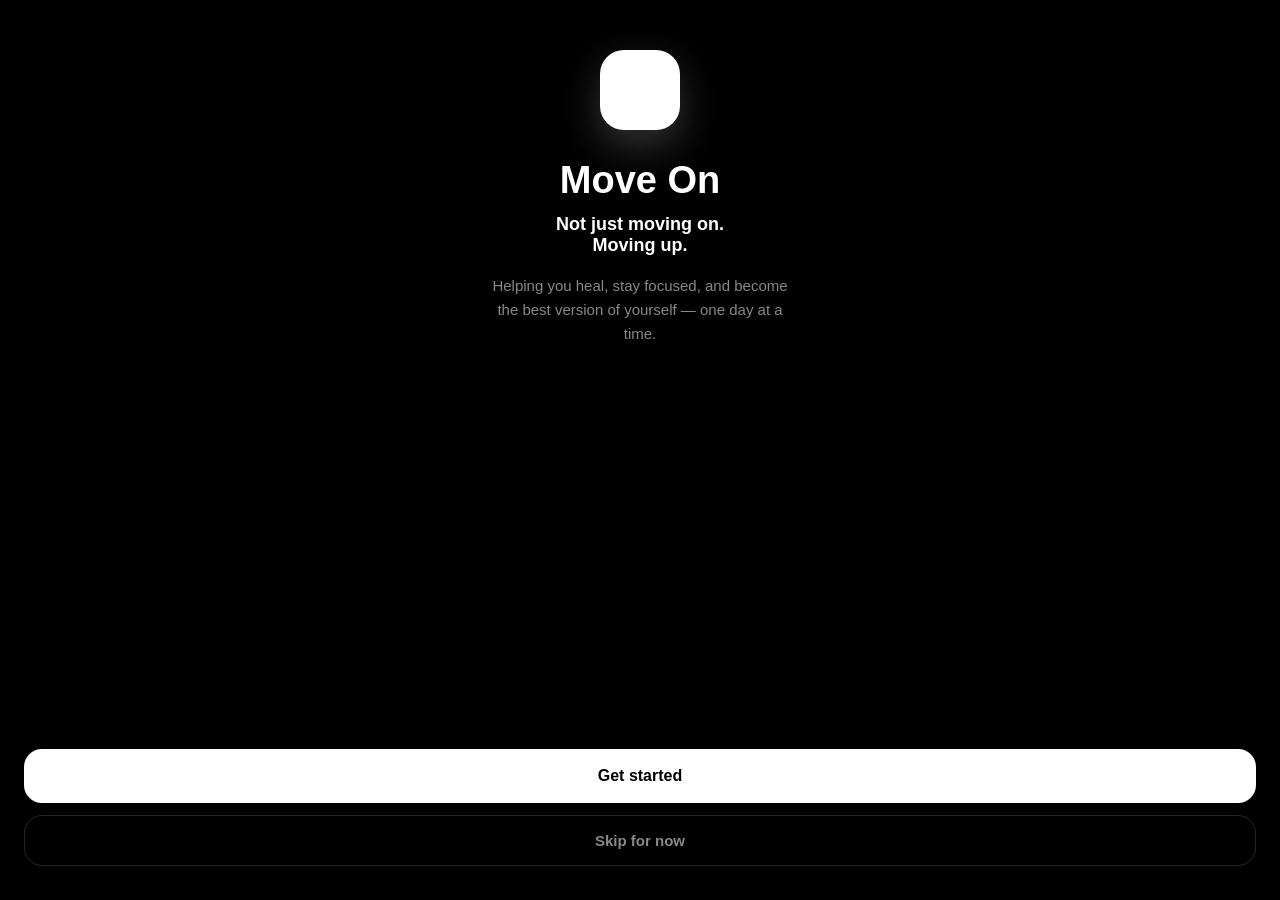
<file: index.htm>
<!DOCTYPE html>
<html lang="en">
<head>
<meta charset="UTF-8">
<meta name="viewport" content="width=device-width, initial-scale=1.0, maximum-scale=1.0, user-scalable=no, viewport-fit=cover">
<title>Move On — Not just moving on. Moving up.</title>
<link rel="stylesheet" href="css/style.css">
<link rel="manifest" href="manifest.json">
<meta name="apple-mobile-web-app-capable" content="yes">
<meta name="apple-mobile-web-app-status-bar-style" content="black-translucent">
<meta name="theme-color" content="#08080d">
</head>
<body>

<div class="phone">

<svg width="0" height="0" style="position:absolute">
  <defs>
    <linearGradient id="ringGrad" x1="0%" y1="0%" x2="100%" y2="100%">
      <stop offset="0%" stop-color="#7c5cff"/>
      <stop offset="100%" stop-color="#4f6df5"/>
    </linearGradient>
  </defs>
</svg>

  <!-- ONBOARDING -->
  <div class="onboarding" id="onboarding">
    <div class="onb-slide onb-welcome active" id="onb-welcome">
      <div class="onb-logo">
        <svg width="34" height="34" viewBox="0 0 24 24" fill="none"><path d="M4 13c2-4 4-6 6-6 1.6 0 2.4 1.8 3.4 4.2C14.6 14 15.6 16 17 16c1.6 0 3-2 4-5" stroke="white" stroke-width="2.2" stroke-linecap="round" stroke-linejoin="round"/><path d="M17 8h4v4" stroke="white" stroke-width="2.2" stroke-linecap="round" stroke-linejoin="round"/></svg>
      </div>
      <h1>Move On</h1>
      <div class="tagline">Not just moving on.<br>Moving up.</div>
      <div class="desc">Helping you heal, stay focused, and become the best version of yourself — one day at a time.</div>
      <button class="onb-primary-btn" onclick="onbGoToName()">Get started</button>
      <button class="onb-secondary-btn" onclick="skipOnboarding()">Skip for now</button>
    </div>

    <div class="onb-slide" id="onb-name">
      <div class="onb-top">
        <div class="onb-back" onclick="onbBackToWelcome()">←</div>
        <div class="onb-dots">
          <div class="onb-dot filled"></div>
          <div class="onb-dot"></div>
          <div class="onb-dot"></div>
          <div class="onb-dot"></div>
          <div class="onb-dot"></div>
        </div>
      </div>
      <div class="onb-qtitle">What's your name?</div>
      <div class="name-input-wrap">
        <input type="text" class="name-input" id="nameInput" placeholder="Enter your name..." maxlength="30" autocomplete="off">
        <button class="onb-primary-btn" id="nameNextBtn" onclick="onbSaveName()" disabled>Continue</button>
      </div>
    </div>

    <div class="onb-slide" id="onb-questions">
      <div class="onb-top">
        <div class="onb-back" id="onbBackBtn" onclick="onbBack()">←</div>
        <div class="onb-dots" id="onbDots"></div>
      </div>
      <div class="onb-qtitle" id="onbQTitle"></div>
      <div class="onb-options" id="onbOptions"></div>
      <button class="onb-primary-btn" id="onbNextBtn" onclick="onbNext()" disabled>Continue</button>
    </div>

    <div class="onb-slide onb-building" id="onb-building">
      <div class="onb-spinner"></div>
      <h2>Building your custom plan</h2>
      <p id="onbBuildingSub">Setting things up based on your answers...</p>
      <div class="onb-progress-track"><div class="onb-progress-fill" id="onbProgressFill"></div></div>
    </div>
  </div>

  <!-- APP -->
  <div id="app">

    <!-- Pull to Refresh Indicator -->
    <div id="pullIndicator" style="height:0; opacity:0; overflow:hidden; transition: all 0.3s ease; text-align:center; color:var(--text-dim); font-size:12px; padding:0;">
      ↓ Pull to refresh
    </div>

    <!-- HOME -->
    <section class="screen active" id="screen-home">
      <div class="topbar">
        <div>
          <div class="greeting-name" id="homeGreeting">Good morning <svg class="inline-ic" width="16" height="16" viewBox="0 0 24 24" fill="none" stroke="currentColor" stroke-width="2" stroke-linecap="round" stroke-linejoin="round"><path d="M4 18h16"/><path d="M4 18l-1.6-9L8 12l4-7 4 7 5.6-3L20 18"/></svg></div>
          <div class="greeting-sub">Focus on you, for you.</div>
        </div>
        <div class="iconbtn" onclick="toast('You\'re all caught up','bell')"><span class="dot"></span><svg width="16" height="16" viewBox="0 0 24 24" fill="none" stroke="currentColor" stroke-width="2" stroke-linecap="round" stroke-linejoin="round"><path d="M18 8a6 6 0 00-12 0c0 7-3 9-3 9h18s-3-2-3-9"/><path d="M13.7 21a2 2 0 01-3.4 0"/></svg></div>
      </div>

      <div class="card streak-card" onclick="go('nocontact')">
        <div>
          <div class="eyebrow">No Contact Streak</div>
          <div class="streak-days" id="homeStreakNum">0 <span>Days</span></div>
          <div class="muted" style="margin-top:6px;" id="homeStreakMsg">Your journey starts now.</div>
        </div>
        <div class="ring-wrap">
          <svg viewBox="0 0 80 80">
            <circle class="ring-track" cx="40" cy="40" r="34" fill="none" stroke-width="8"/>
            <circle class="ring-fill" id="homeRing" cx="40" cy="40" r="34" fill="none" stroke-width="8" stroke-dasharray="213.6" stroke-dashoffset="213.6"/>
          </svg>
        </div>
      </div>

      <div class="section-label">
        <h3>Today's Mission</h3>
        <span class="muted" id="missionCountLabel">0 of 3 completed</span>
      </div>
      <div class="card" id="missionCard"></div>

      <!-- Share Streak Card -->
      <div class="card share-streak-card" id="shareStreakCard" style="display:none; margin-top:14px; cursor:pointer;" onclick="shareStreak()">
        <div style="display:flex; align-items:center; gap:12px;">
          <div style="font-size:32px;">🔥</div>
          <div style="flex:1;">
            <div style="font-size:14px; font-weight:700;" id="shareStreakTitle">Share your streak</div>
            <div style="font-size:12px; color:var(--text-dim); margin-top:2px;" id="shareStreakSub">Let the world know you're moving on</div>
          </div>
          <div style="color:var(--purple-light); font-size:20px;">›</div>
        </div>
      </div>

      <div class="card quote-card" style="margin-top:14px;">
        <p>"The journey of a thousand miles begins with a single step."</p>
      </div>
    </section>

    <!-- NO CONTACT -->
    <section class="screen" id="screen-nocontact">
      <div class="topbar">
        <div class="backbtn" onclick="go('home')"><svg width="15" height="15" viewBox="0 0 24 24" fill="none" stroke="currentColor" stroke-width="2.4" stroke-linecap="round" stroke-linejoin="round"><path d="M15 18l-6-6 6-6"/></svg></div>
        <div class="title">No Contact</div>
        <div class="iconbtn" onclick="toast('Link copied to share','share')"><svg width="15" height="15" viewBox="0 0 24 24" fill="none" stroke="currentColor" stroke-width="2" stroke-linecap="round" stroke-linejoin="round"><circle cx="18" cy="5" r="3"/><circle cx="6" cy="12" r="3"/><circle cx="18" cy="19" r="3"/><path d="M8.6 13.5l6.8 4M15.4 6.5l-6.8 4"/></svg></div>
      </div>

      <div class="nc-hero">
        <div class="lead">You've been<br>No Contact for</div>
        <div class="big" id="ncBigDays">0 <small>Days</small></div>
        <div class="sub" id="ncSubTime">0 Hours 0 Minutes</div>
      </div>

      <div class="card why-list" style="margin-top:20px;">
        <h3 style="font-size:14.5px; margin-bottom:10px;">Why No Contact?</h3>
        <div class="mission-row"><div class="check done"><svg width="12" height="12" viewBox="0 0 24 24" fill="none" stroke="currentColor" stroke-width="3" stroke-linecap="round" stroke-linejoin="round"><path d="M20 6L9 17l-5-5"/></svg></div><div class="mission-text">Protect your peace</div></div>
        <div class="mission-row"><div class="check done"><svg width="12" height="12" viewBox="0 0 24 24" fill="none" stroke="currentColor" stroke-width="3" stroke-linecap="round" stroke-linejoin="round"><path d="M20 6L9 17l-5-5"/></svg></div><div class="mission-text">Rebuild your self-respect</div></div>
        <div class="mission-row"><div class="check done"><svg width="12" height="12" viewBox="0 0 24 24" fill="none" stroke="currentColor" stroke-width="3" stroke-linecap="round" stroke-linejoin="round"><path d="M20 6L9 17l-5-5"/></svg></div><div class="mission-text">Focus on your future</div></div>
        <div class="mission-row"><div class="check done"><svg width="12" height="12" viewBox="0 0 24 24" fill="none" stroke="currentColor" stroke-width="3" stroke-linecap="round" stroke-linejoin="round"><path d="M20 6L9 17l-5-5"/></svg></div><div class="mission-text">Let go to grow</div></div>
      </div>

      <div class="nc-footer">
        <p>Every day without them<br>is a day closer to your best life.</p>
        <div class="heart-btn" onclick="toast('Sending you strength','heart')"><svg width="20" height="20" viewBox="0 0 24 24" fill="none" stroke="currentColor" stroke-width="2" stroke-linecap="round" stroke-linejoin="round"><path d="M20.8 4.6a5.5 5.5 0 00-7.8 0L12 5.6l-1-1a5.5 5.5 0 00-7.8 7.8l1 1L12 21l7.8-7.8 1-1a5.5 5.5 0 000-7.8z"/></svg></div>
      </div>
    </section>

    <!-- JOURNAL -->
    <section class="screen" id="screen-journal">
      <div class="topbar">
        <div class="backbtn" onclick="go('home')"><svg width="15" height="15" viewBox="0 0 24 24" fill="none" stroke="currentColor" stroke-width="2.4" stroke-linecap="round" stroke-linejoin="round"><path d="M15 18l-6-6 6-6"/></svg></div>
        <div class="title">Journal</div>
        <div class="iconbtn" onclick="toast('Shared','share')"><svg width="15" height="15" viewBox="0 0 24 24" fill="none" stroke="currentColor" stroke-width="2" stroke-linecap="round" stroke-linejoin="round"><circle cx="18" cy="5" r="3"/><circle cx="6" cy="12" r="3"/><circle cx="18" cy="19" r="3"/><path d="M8.6 13.5l6.8 4M15.4 6.5l-6.8 4"/></svg></div>
      </div>

      <div class="card">
        <div class="cal-header">
          <button class="navsm" onclick="shiftMonth(-1)">‹</button>
          <div class="monthlabel" id="calMonthLabel"></div>
          <button class="navsm" onclick="shiftMonth(1)">›</button>
        </div>
        <div class="cal-grid" id="calGrid"></div>
      </div>

      <div class="journal-date" id="journalDateLabel">Today</div>
      <textarea class="journal-box" id="journalText" placeholder="Write what's on your mind..."></textarea>
      <div class="mood-row" id="moodRow"></div>
      <button class="save-btn" onclick="saveJournal()">Save entry</button>
    </section>

    <!-- URGE HELP -->
    <section class="screen" id="screen-urge">
      <div class="topbar">
        <div class="backbtn" onclick="go('home')"><svg width="15" height="15" viewBox="0 0 24 24" fill="none" stroke="currentColor" stroke-width="2.4" stroke-linecap="round" stroke-linejoin="round"><path d="M15 18l-6-6 6-6"/></svg></div>
        <div class="title">Urge Help</div>
        <div style="width:34px;"></div>
      </div>

      <div class="urge-hero">
        <h2>Having the urge<br>to reach out?</h2>
        <p>Take a deep breath. You got this.</p>
      </div>

      <div class="timer-wrap">
        <div class="timer-ring">
          <svg viewBox="0 0 220 220">
            <circle class="t-track" cx="110" cy="110" r="96"/>
            <circle class="t-fill" id="urgeRing" cx="110" cy="110" r="96" stroke-dasharray="603.2" stroke-dashoffset="0"/>
          </svg>
          <div class="timer-label">
            <div class="time" id="urgeTime">02:00</div>
            <div class="cap">Breathe. Relax. Refocus.</div>
          </div>
        </div>
        <button class="timer-btn primary" id="urgeBtn" onclick="toggleUrgeTimer()">Start breathing</button>
      </div>

      <div class="doelse-title">Do something else</div>
      <div class="card" style="padding:6px 12px;">
        <div class="doelse-row" onclick="handleDoElse('Go for a walk')"><div class="emoji"><svg width="17" height="17" viewBox="0 0 24 24" fill="none" stroke="currentColor" stroke-width="2" stroke-linecap="round" stroke-linejoin="round"><circle cx="13" cy="4.5" r="1.8"/><path d="M11 22l1-6.5-2.5-2 .8-4.5L14 7l2 2.5 3 1M8.5 12.5l-2.5 2M13 15.5l3.5 1.5-1 5"/></svg></div><div class="txt">Go for a walk</div><div class="chev">›</div></div>
        <div class="doelse-row" onclick="handleDoElse('Listen to music')"><div class="emoji"><svg width="17" height="17" viewBox="0 0 24 24" fill="none" stroke="currentColor" stroke-width="2" stroke-linecap="round" stroke-linejoin="round"><path d="M9 18V5l12-2v13"/><circle cx="6" cy="18" r="3"/><circle cx="18" cy="16" r="3"/></svg></div><div class="txt">Listen to music</div><div class="chev">›</div></div>
        <div class="doelse-row" onclick="go('journal')"><div class="emoji"><svg width="17" height="17" viewBox="0 0 24 24" fill="none" stroke="currentColor" stroke-width="2" stroke-linecap="round" stroke-linejoin="round"><path d="M17 3a2.83 2.83 0 114 4L7.5 20.5 2 22l1.5-5.5L17 3z"/></svg></div><div class="txt">Write in journal</div><div class="chev">›</div></div>
        <div class="doelse-row" onclick="handleDoElse('Workout')"><div class="emoji"><svg width="17" height="17" viewBox="0 0 24 24" fill="none" stroke="currentColor" stroke-width="2" stroke-linecap="round" stroke-linejoin="round"><rect x="1.5" y="9" width="3" height="6" rx="1"/><rect x="19.5" y="9" width="3" height="6" rx="1"/><rect x="4.5" y="10.3" width="3" height="3.4" rx="0.6"/><rect x="16.5" y="10.3" width="3" height="3.4" rx="0.6"/><line x1="7.5" y1="12" x2="16.5" y2="12"/></svg></div><div class="txt">Workout</div><div class="chev">›</div></div>
      </div>
    </section>

    <!-- PROGRESS -->
    <section class="screen" id="screen-progress">
      <div class="topbar">
        <div style="width:34px;"></div>
        <div class="title">Progress</div>
        <div style="width:34px;"></div>
      </div>

      <div class="eyebrow" style="margin-bottom:8px;">Overview</div>
      <div class="stat-grid">
        <div class="stat-box"><div class="num" id="pgDays">0</div><div class="lbl">No Contact<br>Days</div></div>
        <div class="stat-box"><div class="num" id="pgJournals">0</div><div class="lbl">Journals<br>Written</div></div>
        <div class="stat-box"><div class="num" id="pgMissions">0</div><div class="lbl">Missions<br>Completed</div></div>
      </div>

      <div class="section-label"><h3>Mood Over Time</h3></div>
      <div class="card chart-wrap"></div>

      <div class="section-label"><h3>Milestones</h3></div>
      <div class="card" id="milestoneCard"></div>
    </section>

    <!-- ACHIEVEMENTS -->
    <section class="screen" id="screen-achievements">
      <div class="topbar">
        <div class="backbtn" onclick="go('progress')"><svg width="15" height="15" viewBox="0 0 24 24" fill="none" stroke="currentColor" stroke-width="2.4" stroke-linecap="round" stroke-linejoin="round"><path d="M15 18l-6-6 6-6"/></svg></div>
        <div class="title">Achievements</div>
        <div style="width:34px;"></div>
      </div>

      <div class="ach-wrap" id="achWrap">
        <div class="ach-trophy"><svg width="80" height="80" viewBox="0 0 24 24" fill="none" stroke="#fbbf24" stroke-width="1.6" stroke-linecap="round" stroke-linejoin="round"><path d="M8 3h8v5a4 4 0 01-8 0V3z"/><path d="M8 4.5H5.5A2.5 2.5 0 008 7M16 4.5h2.5A2.5 2.5 0 0116 7"/><path d="M10.5 12v3.5M13.5 12v3.5"/><path d="M9 20h6M12 15.5v4.5"/></svg></div>
        <div class="ach-days"><svg width="20" height="20" viewBox="0 0 24 24" fill="#a78bfa" stroke="none"><path d="M12 2l3.09 6.26L22 9.27l-5 4.87L18.18 21 12 17.27 5.82 21 7 14.14l-5-4.87 6.91-1.01L12 2z"/></svg> <b id="achDays">0</b> <span style="font-size:18px; font-weight:700;">Days</span></div>
        <div class="ach-title" id="achTitle">Begin Your Journey</div>
        <div class="ach-sub" id="achSub">Start your journey<br>to a better you.</div>
      </div>

      <button class="share-btn" onclick="shareAchievement()">Share</button>
      <div class="keepgoing-link" onclick="go('home')">Keep going <svg width="13" height="13" viewBox="0 0 24 24" fill="none" stroke="currentColor" stroke-width="2.6" stroke-linecap="round" stroke-linejoin="round" style="vertical-align:-1px;"><path d="M9 18l6-6-6-6"/></svg></div>
    </section>

    <!-- PROFILE -->
    <section class="screen" id="screen-profile">
      <div class="topbar">
        <div style="width:34px;"></div>
        <div class="title">Profile</div>
        <div style="width:34px;"></div>
      </div>

      <div class="profile-head">
        <div class="avatar" id="profileAvatar">?</div>
        <div>
          <div class="pname" id="profileName">User <svg class="inline-ic" width="15" height="15" viewBox="0 0 24 24" fill="none" stroke="currentColor" stroke-width="2" stroke-linecap="round" stroke-linejoin="round"><path d="M4 18h16"/><path d="M4 18l-1.6-9L8 12l4-7 4 7 5.6-3L20 18"/></svg></div>
          <div class="pstatus">Starting the journey.</div>
        </div>
      </div>

      <div class="section-label"><h3>Your Stats</h3></div>
      <div class="card">
        <div class="stat-list-row"><div class="emoji"><svg width="16" height="16" viewBox="0 0 24 24" fill="none" stroke="currentColor" stroke-width="2" stroke-linecap="round" stroke-linejoin="round"><rect x="3" y="4.5" width="18" height="16" rx="2"/><path d="M16 2.5v4M8 2.5v4M3 10h18"/></svg></div><div class="lbl">No Contact Days</div><div class="val" id="prNcDays">0</div></div>
        <div class="stat-list-row"><div class="emoji"><svg width="16" height="16" viewBox="0 0 24 24" fill="none" stroke="currentColor" stroke-width="2" stroke-linecap="round" stroke-linejoin="round"><path d="M14 2.5H6.5a2 2 0 00-2 2v15a2 2 0 002 2h11a2 2 0 002-2V8z"/><path d="M14 2.5v6h5.5"/><path d="M9 13h6M9 17h6"/></svg></div><div class="lbl">Journals Written</div><div class="val" id="prJournals">0</div></div>
        <div class="stat-list-row"><div class="emoji"><svg width="16" height="16" viewBox="0 0 24 24" fill="none" stroke="currentColor" stroke-width="2" stroke-linecap="round" stroke-linejoin="round"><path d="M22 11.1V12a10 10 0 11-5.9-9.1"/><path d="M22 4L12 14.01l-3-3"/></svg></div><div class="lbl">Missions Completed</div><div class="val" id="prMissions">0</div></div>
        <div class="stat-list-row"><div class="emoji"><svg width="16" height="16" viewBox="0 0 24 24" fill="none" stroke="currentColor" stroke-width="1.8" stroke-linecap="round" stroke-linejoin="round"><path d="M8 3h8v5a4 4 0 01-8 0V3z"/><path d="M8 4.5H5.5A2.5 2.5 0 008 7M16 4.5h2.5A2.5 2.5 0 0116 7"/><path d="M10.5 12v3.5M13.5 12v3.5"/><path d="M9 20h6M12 15.5v4.5"/></svg></div><div class="lbl">Achievements</div><div class="val" id="prAch">0</div></div>
      </div>

      <div class="section-label"><h3>Reminders</h3></div>
      <div class="card">
        <div class="toggle-row">
          <div class="lbl">Daily Reminder</div>
          <div class="switch on" id="swDaily" onclick="toggleSwitch('swDaily')"><div class="knob"></div></div>
        </div>
        <div class="toggle-row">
          <div class="lbl">Urge Help Reminder</div>
          <div class="switch on" id="swUrge" onclick="toggleSwitch('swUrge')"><div class="knob"></div></div>
        </div>
      </div>
    </section>

  </div>

  <!-- BOTTOM NAV -->
  <nav class="bottomnav">
    <button class="navbtn active" data-tab="home" onclick="go('home')">
      <svg viewBox="0 0 24 24" fill="none" stroke="currentColor" stroke-width="2"><path d="M3 11l9-8 9 8"/><path d="M5 10v10h14V10"/></svg>
      Home
    </button>
    <button class="navbtn" data-tab="journal" onclick="go('journal')">
      <svg viewBox="0 0 24 24" fill="none" stroke="currentColor" stroke-width="2"><path d="M4 5a2 2 0 012-2h9l5 5v11a2 2 0 01-2 2H6a2 2 0 01-2-2z"/><path d="M8 10h8M8 14h8M8 18h5"/></svg>
      Journal
    </button>
    <button class="navbtn" onclick="openAddSheet()">
      <div class="fabcircle">+</div>
    </button>
    <button class="navbtn" data-tab="progress" onclick="go('progress')">
      <svg viewBox="0 0 24 24" fill="none" stroke="currentColor" stroke-width="2"><path d="M4 20V10M12 20V4M20 20v-7"/></svg>
      Progress
    </button>
    <button class="navbtn" data-tab="profile" onclick="go('profile')">
      <svg viewBox="0 0 24 24" fill="none" stroke="currentColor" stroke-width="2"><circle cx="12" cy="8" r="4"/><path d="M4 21c0-4 4-6 8-6s8 2 8 6"/></svg>
      Profile
    </button>
  </nav>

  <!-- QUICK ADD SHEET -->
  <div class="overlay" id="addOverlay" onclick="if(event.target===this) closeAddSheet()">
    <div class="sheet">
      <div class="sheet-handle"></div>
      <div class="sheet-title">What do you want to do?</div>
      <div class="sheet-opt" onclick="closeAddSheet(); go('journal')"><div class="ic"><svg width="17" height="17" viewBox="0 0 24 24" fill="none" stroke="currentColor" stroke-width="2" stroke-linecap="round" stroke-linejoin="round"><path d="M17 3a2.83 2.83 0 114 4L7.5 20.5 2 22l1.5-5.5L17 3z"/></svg></div><div class="txt">Write a journal entry</div></div>
      <div class="sheet-opt" onclick="closeAddSheet(); addMissionPrompt()"><div class="ic"><svg width="17" height="17" viewBox="0 0 24 24" fill="none" stroke="currentColor" stroke-width="2" stroke-linecap="round" stroke-linejoin="round"><path d="M22 11.1V12a10 10 0 11-5.9-9.1"/><path d="M22 4L12 14.01l-3-3"/></svg></div><div class="txt">Add a daily mission</div></div>
      <div class="sheet-opt" onclick="closeAddSheet(); go('urge')"><div class="ic"><svg width="17" height="17" viewBox="0 0 24 24" fill="none" stroke="currentColor" stroke-width="2" stroke-linecap="round" stroke-linejoin="round"><path d="M9 12.5V6a1.4 1.4 0 012.8 0v5M12.6 11.5V4.8a1.4 1.4 0 012.8 0v6.7M18.2 11.5V7a1.4 1.4 0 012.8 0v7a7 7 0 01-7 7h-1a7 7 0 01-6.5-4.4L4.4 12a1.5 1.5 0 012.6-1.5l1.9 3"/></svg></div><div class="txt">I'm having an urge</div></div>
      <button class="sheet-cancel" onclick="closeAddSheet()">Cancel</button>
    </div>
  </div>

  <!-- TOAST -->
  <div class="toast" id="toast"></div>

</div>

<script src="js/storage.js"></script>
<script src="js/screens.js"></script>
<script src="js/onboarding.js"></script>
<script src="js/main.js"></script>

</body>
</html>
</file>
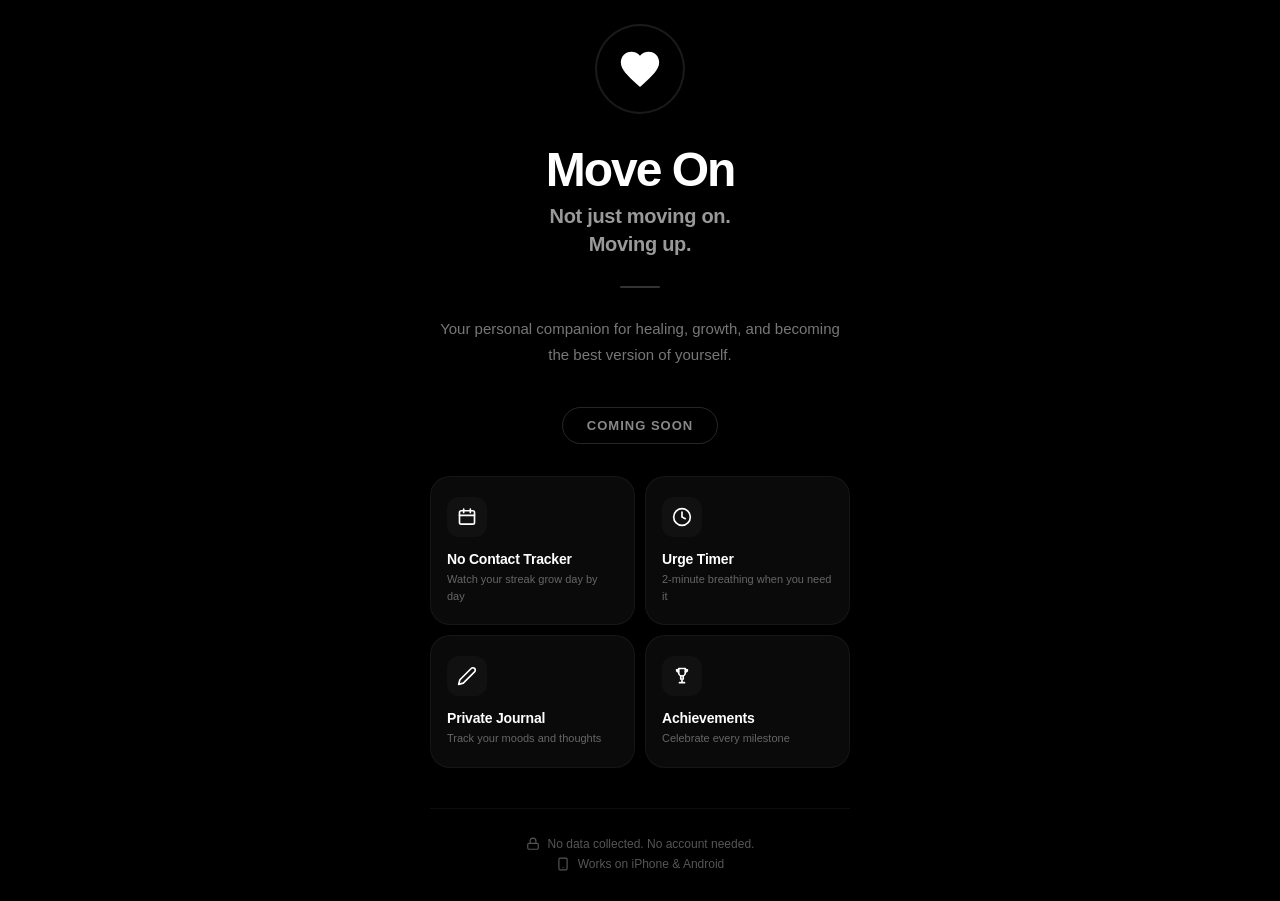
<file: Welcome.html>
<!DOCTYPE html>
<html lang="en">
<head>
<meta charset="UTF-8">
<meta name="viewport" content="width=device-width, initial-scale=1.0, maximum-scale=1.0, user-scalable=no, viewport-fit=cover">
<title>Move On — Coming Soon</title>
<style>
  * {
    margin: 0;
    padding: 0;
    box-sizing: border-box;
  }

  body {
    background: #000000;
    color: #ffffff;
    font-family: -apple-system, BlinkMacSystemFont, "SF Pro Display", "Segoe UI", Roboto, Helvetica, Arial, sans-serif;
    min-height: 100vh;
    min-height: 100dvh;
    display: flex;
    align-items: center;
    justify-content: center;
    padding: 24px;
    overflow-x: hidden;
  }

  .container {
    max-width: 420px;
    width: 100%;
    text-align: center;
    animation: fadeUp 1.2s ease;
  }

  @keyframes fadeUp {
    from { opacity: 0; transform: translateY(40px); }
    to { opacity: 1; transform: translateY(0); }
  }

  .logo {
    width: 90px;
    height: 90px;
    border-radius: 50%;
    background: #000000;
    display: flex;
    align-items: center;
    justify-content: center;
    margin: 0 auto 32px;
    border: 2px solid rgba(255,255,255,0.1);
    animation: float 3s ease-in-out infinite;
  }

  @keyframes float {
    0%, 100% { transform: translateY(0); }
    50% { transform: translateY(-10px); }
  }

  h1 {
    font-size: 48px;
    font-weight: 900;
    letter-spacing: -2px;
    margin-bottom: 8px;
    line-height: 1;
  }

  .tagline {
    font-size: 20px;
    font-weight: 700;
    color: #999999;
    margin-bottom: 28px;
    letter-spacing: -0.3px;
    line-height: 1.4;
  }

  .divider {
    width: 40px;
    height: 2px;
    background: rgba(255,255,255,0.2);
    margin: 0 auto 28px;
    border-radius: 1px;
  }

  .description {
    font-size: 15px;
    color: #777777;
    line-height: 1.7;
    margin-bottom: 40px;
    padding: 0 8px;
  }

  .features {
    display: grid;
    grid-template-columns: 1fr 1fr;
    gap: 10px;
    margin-bottom: 40px;
    text-align: left;
  }

  .feature-card {
    background: #0a0a0a;
    border: 1px solid rgba(255,255,255,0.05);
    border-radius: 20px;
    padding: 20px 16px;
    transition: all 0.3s ease;
  }

  .feature-card:hover {
    border-color: rgba(255,255,255,0.12);
    background: #0d0d0d;
  }

  .feature-icon {
    width: 40px;
    height: 40px;
    border-radius: 12px;
    background: #111111;
    display: flex;
    align-items: center;
    justify-content: center;
    margin-bottom: 14px;
  }

  .feature-icon svg {
    width: 20px;
    height: 20px;
    stroke: #ffffff;
  }

  .feature-title {
    font-size: 14px;
    font-weight: 700;
    color: #ffffff;
    margin-bottom: 4px;
    letter-spacing: -0.2px;
  }

  .feature-sub {
    font-size: 11px;
    color: #666666;
    line-height: 1.5;
  }

  .coming-soon-badge {
    display: inline-block;
    padding: 10px 24px;
    border-radius: 30px;
    border: 1px solid rgba(255,255,255,0.15);
    color: #888888;
    font-size: 13px;
    font-weight: 700;
    letter-spacing: 1px;
    text-transform: uppercase;
    margin-bottom: 32px;
  }

  .social-proof {
    padding-top: 28px;
    border-top: 1px solid rgba(255,255,255,0.05);
  }

  .social-proof p {
    font-size: 12px;
    color: #555555;
    margin-bottom: 6px;
    display: flex;
    align-items: center;
    justify-content: center;
    gap: 8px;
  }

  .social-proof svg {
    width: 14px;
    height: 14px;
    stroke: #555555;
    flex-shrink: 0;
  }

  @media (max-width: 360px) {
    h1 { font-size: 38px; }
    .tagline { font-size: 17px; }
    .features { grid-template-columns: 1fr; }
    .logo { width: 76px; height: 76px; }
  }
</style>
</head>
<body>

<div class="container">

  <!-- Logo — Black circle with white heart -->
  <div class="logo">
    <svg width="46" height="46" viewBox="0 0 24 24" fill="none">
      <path d="M12 21.35l-1.45-1.32C5.4 15.36 2 12.28 2 8.5 2 5.42 4.42 3 7.5 3c1.74 0 3.41.81 4.5 2.09C13.09 3.81 14.76 3 16.5 3 19.58 3 22 5.42 22 8.5c0 3.78-3.4 6.86-8.55 11.54L12 21.35z" fill="#ffffff"/>
    </svg>
  </div>

  <!-- Headline -->
  <h1>Move On</h1>
  <p class="tagline">Not just moving on.<br>Moving up.</p>

  <div class="divider"></div>

  <p class="description">
    Your personal companion for healing, growth, and becoming the best version of yourself.
  </p>

  <!-- Coming Soon Badge -->
  <div class="coming-soon-badge">Coming Soon</div>

  <!-- Features -->
  <div class="features">
    <div class="feature-card">
      <div class="feature-icon">
        <svg viewBox="0 0 24 24" fill="none" stroke="currentColor" stroke-width="2" stroke-linecap="round" stroke-linejoin="round">
          <rect x="3" y="4.5" width="18" height="16" rx="2"/>
          <path d="M16 2.5v4M8 2.5v4M3 10h18"/>
        </svg>
      </div>
      <div class="feature-title">No Contact Tracker</div>
      <div class="feature-sub">Watch your streak grow day by day</div>
    </div>

    <div class="feature-card">
      <div class="feature-icon">
        <svg viewBox="0 0 24 24" fill="none" stroke="currentColor" stroke-width="2" stroke-linecap="round" stroke-linejoin="round">
          <circle cx="12" cy="12" r="10"/>
          <path d="M12 6v6l4 2"/>
        </svg>
      </div>
      <div class="feature-title">Urge Timer</div>
      <div class="feature-sub">2-minute breathing when you need it</div>
    </div>

    <div class="feature-card">
      <div class="feature-icon">
        <svg viewBox="0 0 24 24" fill="none" stroke="currentColor" stroke-width="2" stroke-linecap="round" stroke-linejoin="round">
          <path d="M17 3a2.83 2.83 0 114 4L7.5 20.5 2 22l1.5-5.5L17 3z"/>
        </svg>
      </div>
      <div class="feature-title">Private Journal</div>
      <div class="feature-sub">Track your moods and thoughts</div>
    </div>

    <div class="feature-card">
      <div class="feature-icon">
        <svg viewBox="0 0 24 24" fill="none" stroke="currentColor" stroke-width="2" stroke-linecap="round" stroke-linejoin="round">
          <path d="M8 3h8v5a4 4 0 01-8 0V3z"/>
          <path d="M8 4.5H5.5A2.5 2.5 0 008 7M16 4.5h2.5A2.5 2.5 0 0116 7"/>
          <path d="M10.5 12v3.5M13.5 12v3.5"/>
          <path d="M9 20h6M12 15.5v4.5"/>
        </svg>
      </div>
      <div class="feature-title">Achievements</div>
      <div class="feature-sub">Celebrate every milestone</div>
    </div>
  </div>

  <!-- Social Proof -->
  <div class="social-proof">
    <p>
      <svg viewBox="0 0 24 24" fill="none" stroke="currentColor" stroke-width="2" stroke-linecap="round" stroke-linejoin="round">
        <rect x="3" y="11" width="18" height="10" rx="2"/>
        <path d="M7 11V7a5 5 0 0110 0v4"/>
      </svg>
      No data collected. No account needed.
    </p>
    <p>
      <svg viewBox="0 0 24 24" fill="none" stroke="currentColor" stroke-width="2" stroke-linecap="round" stroke-linejoin="round">
        <rect x="5" y="2" width="14" height="20" rx="2"/>
        <path d="M12 18h.01"/>
      </svg>
      Works on iPhone & Android
    </p>
  </div>

</div>

</body>
</html>
</file>
<file: css/style.css>
:root{
    --bg:#000000;
    --bg-elev:#0d0d0d;
    --bg-elev2:#1a1a1a; 
    --bg-elev3: #262626;
    --border: rgba(255,255,255,0.06);
    --border-strong: rgba(255,255,255,0.12);
    --accent:#ffffff;
    --accent-light:#e6e6e6;
    --text:#ffffff;
    --text-dim:#999999;
    --text-dimmer:#555555;
    --green:#ffffff;
    --red:#ff4444;
    --amber:#ffffff;
    --grad: linear-gradient(135deg, #ffffff 0%, #cccccc 100%);
    --safe-top: env(safe-area-inset-top, 0px);
    --safe-bottom: env(safe-area-inset-bottom, 0px);
    font-family: -apple-system, BlinkMacSystemFont, "SF Pro Display", "Segoe UI", Roboto, Helvetica, Arial, sans-serif;
}

*{ 
    box-sizing:border-box; 
    -webkit-tap-highlight-color: transparent; 
}

html, body {
    margin: 0;
    padding: 0;
    background: #000000;
    color: #ffffff;
    width: 100%;
    height: 100%;
    position: fixed;
    overflow: hidden;
}

body {
    display: flex;
    align-items: center;
    justify-content: center;
    background: #000000;
}

.phone{
    width: 100vw;
    max-width: 100vw;
    height: 100vh; 
    height: 100dvh;
    background: #000000;
    border-radius: 0;
    border: none;
    box-shadow: none;
    position: relative;
    display: flex;
    flex-direction: column;
    overflow: hidden;
    padding-top: var(--safe-top);
}

#app{
    flex: 1;
    overflow-y: auto;
    overflow-x: hidden;
    -webkit-overflow-scrolling: touch;
    padding: 4px 20px 100px;
}

.screen{ display:none; animation: fadein 0.3s ease; }
.screen.active{ display:block; }

@keyframes fadein{ from{opacity:0; transform:translateY(8px);} to{opacity:1; transform:translateY(0);} }

h1,h2,h3,p{ margin:0; color: #ffffff; }

.topbar{
    display:flex; align-items:center; justify-content:space-between;
    padding: 12px 0 20px;
}

.topbar .title{ font-size:20px; font-weight:700; letter-spacing:-0.3px; color: #ffffff; }

.backbtn{
    width:38px; height:38px; border-radius:50%; border:1px solid rgba(255,255,255,0.1);
    background:#0d0d0d; color:#ffffff; display:flex; align-items:center; justify-content:center;
    cursor:pointer; font-size:18px; transition: all 0.2s ease;
}

.backbtn:active{ background:#1a1a1a; transform:scale(0.95); }

.iconbtn{
    width:38px; height:38px; border-radius:50%; border:1px solid rgba(255,255,255,0.1);
    background:#0d0d0d; color:#ffffff; display:flex; align-items:center; justify-content:center;
    cursor:pointer; font-size:16px; position:relative; transition: all 0.2s ease;
}

.iconbtn .dot{
    position:absolute; top:6px; right:7px; width:7px; height:7px; border-radius:50%;
    background:#ffffff; border:2px solid #000000;
}

.card{
    background: #0d0d0d;
    border:1px solid rgba(255,255,255,0.06);
    border-radius:24px;
    padding:20px;
    width: 100%;
    transition: all 0.2s ease;
}

.card:active{ transform:scale(0.98); background:#1a1a1a; }

.card + .card{ margin-top:14px; }
.muted{ color:#999999; font-size:13px; }
.eyebrow{ color:#888888; font-size:11px; font-weight:700; letter-spacing:1px; text-transform:uppercase; }

.greeting-name{ font-size:24px; font-weight:800; color: #ffffff; letter-spacing:-0.5px; }
.greeting-sub{ color:#888888; font-size:13px; margin-top:3px; }

.streak-card{
    display:flex; align-items:center; justify-content:space-between;
    cursor:pointer;
    background: #0d0d0d;
    border:1px solid rgba(255,255,255,0.08);
    position: relative;
    overflow: hidden;
}

.streak-card::before{
    content: '';
    position: absolute;
    top: -20%;
    right: -10%;
    width: 150px;
    height: 150px;
    background: radial-gradient(circle, rgba(255,255,255,0.03) 0%, transparent 70%);
    pointer-events: none;
}

.streak-days{ font-size:40px; font-weight:900; line-height:1; color: #ffffff; letter-spacing:-1px; }
.streak-days span{ font-size:15px; font-weight:500; color:#888888; margin-left:4px;}

.ring-wrap{ position:relative; width:80px; height:80px; flex-shrink:0; }
.ring-wrap svg{ transform:rotate(-90deg); }
.ring-wrap .ring-track{ stroke:#1a1a1a; stroke-width:6; }
.ring-wrap .ring-fill{ stroke:#ffffff; stroke-linecap:round; stroke-width:6; transition: stroke-dashoffset 0.8s ease; }

.section-label{
    display:flex; align-items:center; justify-content:space-between;
    margin: 24px 2px 12px;
}

.section-label h3{ font-size:16px; font-weight:700; color: #ffffff; }

.mission-row{
    display:flex; align-items:center; gap:14px;
    padding:13px 4px;
    border-bottom:1px solid rgba(255,255,255,0.04);
    cursor:pointer;
    position: relative;
    overflow: hidden;
    transition: all 0.15s ease;
}

.mission-row:active{ background:rgba(255,255,255,0.02); }
.mission-row:last-child{ border-bottom:none; }

.check{
    width:24px; height:24px; border-radius:50%; border:2px solid #555555;
    display:flex; align-items:center; justify-content:center; flex-shrink:0;
    font-size:13px; color:transparent; transition: all 0.2s ease;
}

.check.done{ background:#ffffff; border-color:#ffffff; color:#000000; }

.mission-text{ font-size:15px; user-select: none; -webkit-user-select: none; flex:1; color: #ffffff; }

.mission-row.done .mission-text{ color:#666666; text-decoration: line-through; text-decoration-color: #444444;}

.add-mission-row{
    display:flex; align-items:center; gap:12px; padding:14px 4px; color:#999999;
    font-size:14px; font-weight:600; cursor:pointer; transition: all 0.15s ease;
}

.add-mission-row:active{ color:#ffffff; }

.quote-card{ text-align:center; background:#0d0d0d; }
.quote-card p{ font-style:italic; color:#777777; font-size:13.5px; line-height:1.6; }

/* Bottom Navigation */
.bottomnav{
    position: absolute;
    left:0; right:0; bottom:0;
    height: 80px;
    padding-bottom: var(--safe-bottom);
    background: rgba(0,0,0,0.95);
    backdrop-filter: blur(20px);
    -webkit-backdrop-filter: blur(20px);
    border-top:1px solid rgba(255,255,255,0.06);
    display:flex; align-items:center; justify-content:space-around;
    z-index:40;
}

.navbtn{
    background:none; border:none; color:#555555;
    display:flex; flex-direction:column; align-items:center; gap:5px;
    font-size:10px; font-weight:700; cursor:pointer; width:56px;
    transition: all 0.2s ease;
}

.navbtn svg{ width:24px; height:24px; }
.navbtn.active{ color:#ffffff; }

.navbtn .fabcircle{
    width:50px; height:50px; border-radius:50%; background:#ffffff;
    display:flex; align-items:center; justify-content:center; color:#000000; font-size:26px; font-weight:300;
    margin-top:-35px; box-shadow: 0 8px 24px rgba(255,255,255,0.15); border:4px solid #000000;
}

.nc-hero{ text-align:center; padding: 10px 0 6px; }
.nc-hero .lead{ color:#888888; font-size:14px; font-weight:500; }
.nc-hero .big{
    font-size:64px; font-weight:900; margin:8px 0 4px;
    color: #ffffff; letter-spacing:-2px;
}
.nc-hero .big small{ font-size:20px; color:#888888; margin-left:8px; font-weight:600;}
.nc-hero .sub{ color:#888888; font-size:14px; }

.why-list .mission-row{ cursor:default; }
.why-list .check{ background:#ffffff; border-color:#ffffff; color:#000000; }

.nc-footer{ text-align:center; margin-top: 24px; }
.nc-footer p{ color:#888888; font-size:14px; line-height:1.6; }

.heart-btn{
    margin:16px auto 0; width:56px; height:56px; border-radius:50%;
    background:#0d0d0d; border:1px solid rgba(255,255,255,0.1); color:#ffffff;
    display:flex; align-items:center; justify-content:center; font-size:22px; cursor:pointer;
    transition: all 0.2s ease;
}

.heart-btn:active{ transform:scale(0.9); background:#1a1a1a; }

.cal-header{ display:flex; align-items:center; justify-content:space-between; margin-bottom:14px; }
.cal-header .navsm{ background:none; border:none; color:#888888; font-size:20px; cursor:pointer; padding:6px 12px;}
.cal-header .navsm:active{ color:#ffffff; }
.cal-header .monthlabel{ font-weight:700; font-size:15px; color: #ffffff; }
.cal-grid{ display:grid; grid-template-columns: repeat(7,1fr); gap:6px; text-align:center; }
.cal-grid .dow{ font-size:11px; color:#555555; font-weight:700; padding-bottom:6px; }

.cal-day{
    aspect-ratio:1; display:flex; align-items:center; justify-content:center;
    border-radius:50%; font-size:14px; color:#999999; cursor:pointer; position:relative;
    transition: all 0.15s ease;
}

.cal-day:active{ background:#1a1a1a; }
.cal-day.otherm{ color:#444444; opacity:0.4; }
.cal-day.today{ border:2px solid #ffffff; color:#ffffff; font-weight:700;}
.cal-day.selected{ background:#ffffff; color:#000000; font-weight:700; }
.cal-day.hasentry:not(.selected)::after{
    content:''; position:absolute; bottom:4px; width:5px; height:5px; border-radius:50%; background:#ffffff;
}

.journal-date{ font-size:15px; font-weight:700; margin: 20px 2px 10px; color: #ffffff; }

textarea.journal-box{
    width:100%; min-height:140px; background:#0d0d0d; border:1px solid rgba(255,255,255,0.08);
    border-radius:18px; color:#ffffff; font-size:16px; line-height:1.6; padding:16px;
    resize:none; font-family:inherit;
    -webkit-appearance: none; appearance: none;
}

textarea.journal-box:focus{ outline:none; border-color:rgba(255,255,255,0.3); }
textarea.journal-box::placeholder{ color:#555555; }

.mood-row{ display:flex; justify-content:space-between; margin-top:18px; padding: 6px 4px;}

.mood-opt{
    width:48px; height:48px; border-radius:50%; display:flex; align-items:center; justify-content:center;
    font-size:22px; background:#0d0d0d; border:2px solid rgba(255,255,255,0.06); cursor:pointer; 
    transition: all 0.2s ease; color:#888888;
}

.mood-opt:active{ background:#1a1a1a; }
.mood-opt.selected{ border-color:#ffffff; transform:scale(1.1); background:#1a1a1a; color:#ffffff; }

.save-btn{
    width:100%; margin-top:20px; padding:18px; border-radius:16px; border:none;
    background:#ffffff; color:#000000; font-size:16px; font-weight:700; cursor:pointer;
    -webkit-appearance: none; appearance: none; letter-spacing:-0.2px;
    transition: all 0.2s ease;
}

.save-btn:active{ transform: scale(0.97); opacity: 0.8; }

.urge-hero{ text-align:center; margin: 8px 0 24px; }
.urge-hero h2{ font-size:22px; font-weight:800; color:#ffffff; letter-spacing:-0.3px; }
.urge-hero p{ color:#888888; font-size:14px; margin-top:6px; }

.timer-wrap{ display:flex; flex-direction:column; align-items:center; margin: 12px 0 28px; }
.timer-ring{ position:relative; width:230px; height:230px; }
.timer-ring svg{ transform:rotate(-90deg); width:100%; height:100%; }
.timer-ring .t-track{ stroke:#1a1a1a; stroke-width:8; }
.timer-ring .t-fill{ stroke:#ffffff; stroke-linecap:round; stroke-width:8; transition: stroke-dashoffset 1s linear; }

.timer-label{
    position:absolute; inset:0; display:flex; flex-direction:column; align-items:center; justify-content:center;
}

.timer-label .time{ font-size:46px; font-weight:900; color: #ffffff; letter-spacing:-2px; }
.timer-label .cap{ font-size:11px; color:#888888; letter-spacing:1.5px; margin-top:6px; text-transform:uppercase;}

.timer-btn{
    margin-top:24px; padding:16px 36px; border-radius:30px; border:1px solid rgba(255,255,255,0.15);
    background:#0d0d0d; color:#ffffff; font-weight:700; font-size:15px; cursor:pointer;
    -webkit-appearance: none; appearance: none; transition: all 0.2s ease;
}

.timer-btn.primary{ background:#ffffff; border:none; color:#000000; }

.doelse-title{ font-size:12px; font-weight:700; color:#888888; margin:8px 4px 14px; text-transform:uppercase; letter-spacing:1px;}

.doelse-row{
    display:flex; align-items:center; gap:14px; padding:15px 4px; border-bottom:1px solid rgba(255,255,255,0.04); cursor:pointer;
    transition: all 0.15s ease;
}

.doelse-row:active{ background:rgba(255,255,255,0.02); }
.doelse-row:last-child{ border-bottom:none; }
.doelse-row .emoji{ font-size:18px; width:28px; text-align:center; }
.doelse-row .txt{ flex:1; font-size:15px; color: #ffffff; }
.doelse-row .chev{ color:#555555; font-size:18px; }

.stat-grid{ display:grid; grid-template-columns: repeat(3,1fr); gap:12px; margin-top:6px;}

.stat-box{ 
    background:#0d0d0d; border:1px solid rgba(255,255,255,0.06); border-radius:18px; 
    padding:18px 8px; text-align:center; transition: all 0.2s ease;
}

.stat-box:active{ background:#1a1a1a; }
.stat-box .num{ font-size:24px; font-weight:900; color: #ffffff; }
.stat-box .lbl{ font-size:10px; color:#888888; margin-top:4px; font-weight:600; letter-spacing:0.3px; }

.chart-wrap{ margin-top:8px; }
.chart-row{ display:flex; gap:8px; }
.chart-yaxis{ display:flex; flex-direction:column; justify-content:space-between; padding: 4px 0; }
.chart-yaxis span{ font-size:14px; color:#888888; display:flex; align-items:center; }
.chart-svg-box{ flex:1; }

.milestone-row{ display:flex; align-items:center; gap:14px; padding:15px 4px; border-bottom:1px solid rgba(255,255,255,0.04); }
.milestone-row:last-child{ border-bottom:none; }

.milestone-icon{
    width:40px; height:40px; border-radius:50%; display:flex; align-items:center; justify-content:center; 
    font-size:16px; flex-shrink:0;
}

.milestone-icon.done{ background:rgba(255,255,255,0.08); color:#ffffff; }
.milestone-icon.locked{ background:#0d0d0d; color:#555555; }
.milestone-title{ font-size:15px; font-weight:600; color: #ffffff; }
.milestone-sub{ font-size:12px; color:#888888; margin-top:2px; }

.ach-wrap{ text-align:center; padding: 12px 0; position:relative; }
.ach-trophy{ font-size:80px; margin: 12px 0 8px; filter: drop-shadow(0 12px 40px rgba(255,255,255,0.15)); }
.ach-days{ font-size:34px; font-weight:900; margin-top:8px; color: #ffffff; }
.ach-days b{ color:#ffffff; }
.ach-title{ font-size:22px; font-weight:800; margin-top:4px; color: #ffffff; }
.ach-sub{ color:#888888; font-size:14px; margin-top:10px; line-height:1.6; }

.share-btn{
    width:100%; margin-top:24px; padding:18px; border-radius:16px; border:none;
    background:#ffffff; color:#000000; font-weight:700; font-size:16px; cursor:pointer;
    -webkit-appearance: none; appearance: none; transition: all 0.2s ease;
}

.share-btn:active{ transform:scale(0.97); opacity:0.8; }

.keepgoing-link{ display:block; text-align:center; margin-top:18px; color:#888888; font-weight:600; font-size:14px; cursor:pointer;}
.confetti-dot{ position:absolute; border-radius:50%; opacity:0.9; }

.profile-head{ display:flex; align-items:center; gap:16px; padding: 8px 0 10px; }

.avatar{
    width:64px; height:64px; border-radius:50%; background:#ffffff;
    display:flex; align-items:center; justify-content:center; font-size:26px; font-weight:800; color:#000000; flex-shrink:0;
}

.profile-head .pname{ font-size:20px; font-weight:800; color: #ffffff; }
.profile-head .pstatus{ color:#888888; font-size:13px; margin-top:3px; }

.stat-list-row{ display:flex; align-items:center; gap:14px; padding:15px 4px; border-bottom:1px solid rgba(255,255,255,0.04);}
.stat-list-row:last-child{ border-bottom:none; }
.stat-list-row .emoji{ width:24px; text-align:center; font-size:16px; }
.stat-list-row .lbl{ flex:1; font-size:15px; color: #ffffff; }
.stat-list-row .val{ font-weight:700; font-size:15px; color: #ffffff; }

.toggle-row{ display:flex; align-items:center; justify-content:space-between; padding:15px 4px; border-bottom:1px solid rgba(255,255,255,0.04);}
.toggle-row:last-child{ border-bottom:none; }
.toggle-row .lbl{ font-size:15px; color: #ffffff; }

.switch{ 
    width:50px; height:28px; border-radius:20px; background:#262626; position:relative; 
    cursor:pointer; transition: background 0.3s ease; flex-shrink:0;
}
.switch.on{ background:#ffffff; }
.switch .knob{ 
    position:absolute; top:3px; left:3px; width:22px; height:22px; border-radius:50%; 
    background:#000000; transition: left 0.3s ease; 
}
.switch.on .knob{ left:25px; background:#000000; }

.overlay{
    position:absolute; inset:0; background:rgba(0,0,0,0.85);
    backdrop-filter: blur(4px); display:none; align-items:flex-end; z-index:50;
}

.overlay.show{ display:flex; }

.sheet{
    width:100%; background:#0d0d0d; border-radius:28px 28px 0 0; 
    padding:14px 22px calc(30px + var(--safe-bottom));
    border-top:1px solid rgba(255,255,255,0.1); animation: slideup 0.3s ease;
}

@keyframes slideup{ from{ transform:translateY(100%);} to{ transform:translateY(0);} }

.sheet-handle{ width:40px; height:5px; border-radius:3px; background:rgba(255,255,255,0.2); margin:10px auto 20px; }
.sheet-title{ font-size:17px; font-weight:800; margin-bottom:16px; color: #ffffff; }

.sheet-opt{
    display:flex; align-items:center; gap:16px; padding:18px 6px; cursor:pointer; 
    border-bottom:1px solid rgba(255,255,255,0.04); transition: all 0.15s ease;
}

.sheet-opt:active{ background:rgba(255,255,255,0.02); }
.sheet-opt:last-child{ border-bottom:none; }

.sheet-opt .ic{
    width:42px; height:42px; border-radius:14px; background:#1a1a1a; 
    display:flex; align-items:center; justify-content:center; font-size:18px;
}

.sheet-opt .txt{ font-size:15px; font-weight:600; color: #ffffff; }

.sheet-cancel{
    width:100%; margin-top:12px; padding:16px; border-radius:16px; background:#1a1a1a; 
    border:none; color:#888888; font-weight:700; font-size:15px; cursor:pointer;
}

.onboarding{
    position:absolute; inset:0; background:#000000; z-index:100;
    display:flex; flex-direction:column; padding: calc(50px + var(--safe-top)) 24px calc(34px + var(--safe-bottom));
}

.onboarding.hidden{ display:none; }
.onb-slide{ display:none; flex-direction:column; flex:1; min-height:0; }
.onb-slide.active{ display:flex; }

.onb-logo{
    width:80px; height:80px; border-radius:24px; background:#ffffff;
    display:flex; align-items:center; justify-content:center; margin-bottom:30px;
    box-shadow: 0 16px 40px rgba(255,255,255,0.2);
}

.onb-logo svg{ stroke: #000000; }

.onb-welcome{ justify-content:center; align-items:center; text-align:center; }
.onb-welcome h1{ font-size:38px; font-weight:900; line-height:1.1; color: #ffffff; }

.onb-welcome .tagline{
    margin-top:12px; font-size:18px; font-weight:700; color: #ffffff;
}

.onb-welcome .desc{ margin-top:18px; color:#888888; font-size:15px; line-height:1.6; max-width:300px; text-align:center; }

.onb-primary-btn{
    margin-top:auto; width:100%; padding:18px; border-radius:18px; border:none;
    background:#ffffff; color:#000000; font-size:16px; font-weight:700; cursor:pointer;
    -webkit-appearance: none; appearance: none; transition: all 0.2s ease;
}

.onb-primary-btn:active{ transform:scale(0.97); opacity:0.8; }
.onb-primary-btn:disabled{ opacity:0.25; cursor:not-allowed; }

.onb-secondary-btn{
    width:100%; padding:16px; border-radius:18px; border:1px solid rgba(255,255,255,0.15);
    background:transparent; color:#888888; font-size:15px; font-weight:700; cursor:pointer; margin-top:12px;
}

.onb-top{ display:flex; align-items:center; gap:16px; margin-bottom:30px; }

.onb-back{
    width:36px; height:36px; border-radius:50%; border:1px solid rgba(255,255,255,0.1); background:#0d0d0d;
    color:#ffffff; display:flex; align-items:center; justify-content:center; cursor:pointer; flex-shrink:0;
}

.onb-back.invisible{ visibility:hidden; }
.onb-dots{ display:flex; gap:8px; flex:1; }
.onb-dot{ height:5px; flex:1; border-radius:3px; background:#1a1a1a; transition: all 0.3s ease; }
.onb-dot.filled{ background:#ffffff; }

.onb-qtitle{ font-size:24px; font-weight:800; line-height:1.3; margin-bottom:28px; color: #ffffff; }
.onb-options{ display:flex; flex-direction:column; gap:12px; }

.onb-option{
    padding:18px; border-radius:18px; border:1.5px solid rgba(255,255,255,0.08); background:#0d0d0d;
    font-size:15px; font-weight:600; cursor:pointer; display:flex; align-items:center; justify-content:space-between;
    transition: all 0.2s ease; color: #ffffff;
}

.onb-option:active{ background:#1a1a1a; }
.onb-option.selected{ border-color:#ffffff; background:#1a1a1a; }

.onb-option .ring{
    width:22px; height:22px; border-radius:50%; border:2px solid #555555; flex-shrink:0; margin-left:14px;
    display:flex; align-items:center; justify-content:center; font-size:11px; color:transparent;
    transition: all 0.2s ease;
}

.onb-option.selected .ring{ background:#ffffff; border-color:#ffffff; color:#000000; }

.name-input-wrap{ display:flex; flex-direction:column; gap:14px; }

.name-input{
    width:100%; padding:18px; border-radius:18px; border:1.5px solid rgba(255,255,255,0.08);
    background:#0d0d0d; color:#ffffff; font-size:17px; font-weight:600;
    font-family:inherit; outline:none; transition: border-color 0.2s;
    -webkit-appearance: none; appearance: none;
}

.name-input:focus{ border-color:#ffffff; }
.name-input::placeholder{ color:#555555; font-weight:400; }

.onb-building{ align-items:center; justify-content:center; text-align:center; }

.onb-spinner{
    width:68px; height:68px; border-radius:50%; border:5px solid #1a1a1a; border-top-color:#ffffff;
    animation: spin 0.8s linear infinite; margin-bottom:30px;
}

@keyframes spin{ to{ transform:rotate(360deg); } }

.onb-building h2{ font-size:20px; font-weight:800; color: #ffffff; }
.onb-building p{ color:#888888; font-size:14px; margin-top:10px; max-width:260px; }

.onb-progress-track{ width:100%; max-width:240px; height:6px; border-radius:4px; background:#1a1a1a; margin-top:28px; overflow:hidden; }
.onb-progress-fill{ height:100%; width:0%; background:#ffffff; border-radius:4px; transition: width 0.3s ease; }

.toast{
    position:absolute; left:16px; right:16px; bottom:100px; background:#1a1a1a; border:1px solid rgba(255,255,255,0.1);
    padding:14px 18px; border-radius:16px; font-size:14px; font-weight:600; text-align:center; z-index:60;
    opacity:0; transform:translateY(10px); transition: all 0.3s ease; pointer-events:none;
    color: #ffffff;
}

.toast-row{ display:inline-flex; align-items:center; gap:8px; }
.toast-icon{ display:inline-flex; color:#ffffff; flex-shrink:0; }
.toast.show{ opacity:1; transform:translateY(0); }

.empty-state{ text-align:center; padding: 36px 16px; }
.empty-state .empty-icon{ font-size: 48px; margin-bottom: 16px; opacity: 0.3; }
.empty-state .empty-title{ font-size: 16px; font-weight: 700; color: #888888; margin-bottom: 8px; }
.empty-state .empty-sub{ font-size: 13px; color: #555555; line-height: 1.6; }

.mission-row { position: relative; overflow: hidden; padding: 0; }
.mission-row > div:last-child { padding: 13px 4px; }
.mission-row .mission-text { user-select: none; -webkit-user-select: none; }

.share-streak-card {
  background: #0d0d0d;
  border: 1px solid rgba(255,255,255,0.08);
}

@keyframes confettiFall {
  0% { transform: translateY(0) rotate(0deg) scale(1); opacity: 1; }
  50% { opacity: 1; }
  100% { transform: translateY(100vh) rotate(720deg) scale(0.3); opacity: 0; }
}

input, textarea, button { font-size: 16px; }

@media screen and (max-width: 768px) {
    input, select, textarea { font-size: 16px !important; }
}

@media (max-width: 360px) {
    .streak-days { font-size: 32px; }
    .greeting-name { font-size: 20px; }
    .nc-hero .big { font-size: 44px; }
    .stat-box .num { font-size: 20px; }
}
</file>
